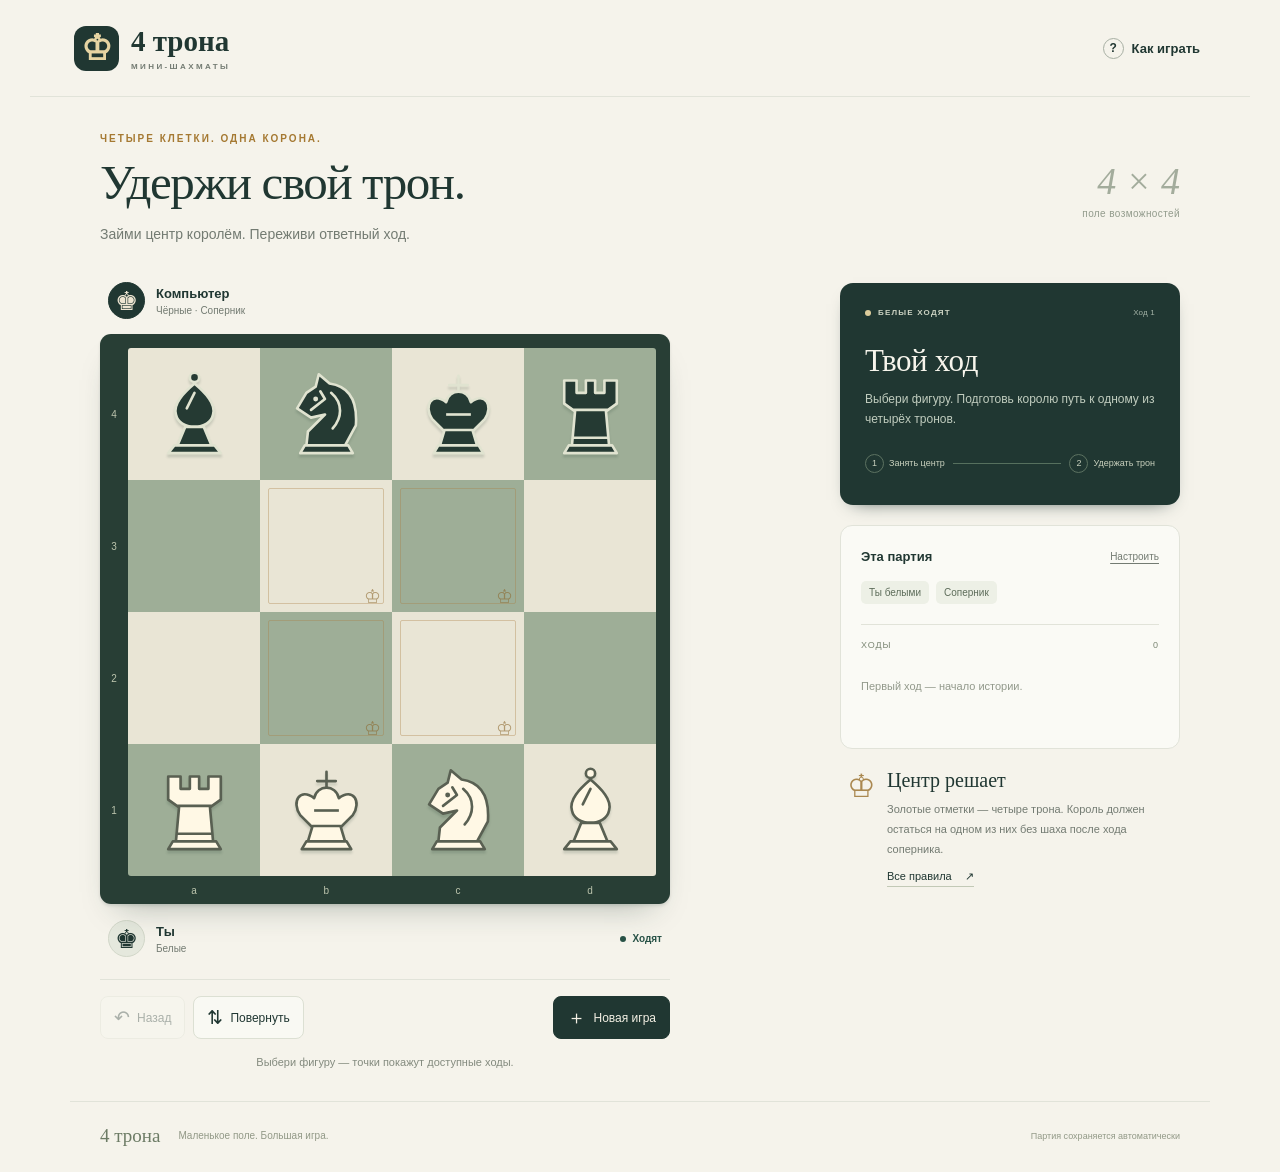
<file: dist/index.html>
<!DOCTYPE html>
<html lang="ru">
<head>
  <meta charset="utf-8"><meta name="viewport" content="width=device-width,initial-scale=1">
  <meta name="theme-color" content="#182d2b">
  <meta name="description" content="4 трона — мини-шахматы на поле 4×4. Займите центр королём и удержите его один ход. Играйте с компьютером или вдвоём.">
  <title>4 трона — маленькое поле, большая игра</title>
  <style>@charset "UTF-8";
:root{--ink:#203732;--muted:#737b72;--paper:#f5f3eb;--line:#e1e3d9;--gold:#a57932;--green:#285247;--serif:Georgia,'Times New Roman',serif;--sans:Inter,'Segoe UI',Arial,sans-serif;color-scheme:light;font-family:var(--sans);color:var(--ink);background:var(--paper)}
*{box-sizing:border-box}body{margin:0}button,input,select{font:inherit}button{cursor:pointer}button:disabled{cursor:default;opacity:.35}button,a,select,summary{-webkit-tap-highlight-color:transparent}button:focus-visible,a:focus-visible,select:focus-visible,summary:focus-visible{outline:3px solid #b28a3b;outline-offset:4px}button{color:inherit}button[hidden],[hidden]{display:none!important}.header{max-width:1220px;margin:auto;padding:25px 44px;display:flex;align-items:center;justify-content:space-between;border-bottom:1px solid var(--line)}.brand{display:flex;gap:12px;align-items:center;text-decoration:none;color:var(--ink);font:600 29px var(--serif)}.brand-icon{display:grid;place-items:center;width:45px;height:45px;background:var(--ink);color:#e6d4a2;border-radius:12px;font-size:35px}.brand-note{display:block;font:600 8px var(--sans);letter-spacing:2.4px;margin-top:4px;color:var(--muted)}.text-button{background:none;border:0;display:flex;align-items:center;gap:8px;font-size:13px;font-weight:600}.question-mark{border:1px solid #a7afa3;border-radius:50%;height:21px;width:21px;display:grid;place-items:center;font-size:12px}main{max-width:1140px;margin:auto;padding:36px 30px 30px}.intro{display:flex;justify-content:space-between;align-items:center;margin-bottom:34px}.eyebrow{font-size:10px;letter-spacing:2px;font-weight:700;color:var(--gold);margin:0 0 12px}h1{font:normal clamp(34px,4vw,49px)/1.1 var(--serif);margin:0;letter-spacing:-1.4px}.intro-copy{font-size:14px;color:var(--muted);margin:13px 0 0;line-height:1.6}.edition{font:italic 38px var(--serif);color:#a3ac9c;text-align:right}.edition span{display:block;font:10px var(--sans);margin-top:5px;color:#929b8c;letter-spacing:.4px}.game-layout{display:grid;grid-template-columns:minmax(0,630px) minmax(275px,340px);gap:48px;justify-content:space-between}.board-column{min-width:0}.player-line{display:flex;align-items:center;gap:11px;min-height:55px;padding:0 8px 12px}.player-line#bottom-player{padding:14px 8px 0}.player-avatar{width:37px;height:37px;border-radius:50%;display:grid;place-items:center;background:#e5e8dd;color:var(--ink);font-size:26px;border:1px solid #d2d7c9;line-height:1}.player-avatar.black{background:var(--ink);color:#eee5d2;border-color:var(--ink)}.player-name{font-size:13px;font-weight:600}.player-sub{font-size:10px;margin-top:4px;color:var(--muted)}.player-active{margin-left:auto;display:flex;align-items:center;gap:6px;color:var(--green);font-size:10px;font-weight:600}.player-active:before{content:'';width:6px;height:6px;border-radius:50%;background:var(--green)}.captured{margin-left:auto;display:flex;gap:1px}.captured svg{width:22px;height:26px;opacity:.45}.board-frame{position:relative;border-radius:11px;background:#283e35;padding:14px 14px 28px 28px;box-shadow:0 17px 32px -18px #20372f60,0 2px 3px #20372f20}.board{display:grid;grid-template-columns:repeat(4,1fr);width:100%;aspect-ratio:1;overflow:hidden;border-radius:3px}.square{border:0;padding:0;position:relative;display:grid;place-items:center;background:#e9e5d5;aspect-ratio:1;min-width:0;isolation:isolate}.square.dark{background:#9eae97}.square:before{content:'';position:absolute;inset:0;z-index:0;pointer-events:none}.square.last:before{background:#e4b95e33}.square.selected:before{background:#ddba5c66;box-shadow:inset 0 0 0 3px #a97d28}.square.check:before{background:#d8645d60;box-shadow:inset 0 0 0 3px #b85249}.square.throne:after{content:'';position:absolute;inset:8px;border:1px solid #a87c4159;border-radius:2px;pointer-events:none}.square.pending:after{border:2px solid #c59332;box-shadow:inset 0 0 20px #e3b55b44}.throne-mark{position:absolute;right:11px;bottom:6px;color:#8c682d;opacity:.6;font-size:19px;line-height:1;z-index:0;pointer-events:none}.square svg.piece{position:relative;z-index:2;width:75%;height:75%;filter:drop-shadow(0 3px 1px #23382e28);pointer-events:none;transition:transform .15s}.square.selected svg.piece{transform:translateY(-4px)}.square:hover:not(:disabled){filter:brightness(1.04)}.square:focus-visible{outline:3px solid #8d631f;outline-offset:-5px;z-index:5}.move-dot{position:absolute;z-index:3;width:19%;height:19%;border-radius:50%;background:#213c3560;pointer-events:none}.move-dot.capture{width:91%;height:91%;border:5px solid #314d4275;background:none}.rank-labels{position:absolute;left:0;top:14px;bottom:28px;display:flex;flex-direction:column;justify-content:space-around;width:28px;align-items:center;font-size:10px;color:#bcc4ad}.file-labels{position:absolute;left:28px;right:14px;bottom:0;height:28px;display:flex;justify-content:space-around;align-items:center;font-size:10px;color:#bcc4ad}.board-tools{margin-top:20px;display:flex;gap:8px;border-top:1px solid var(--line);padding-top:16px}.tool-button{border:1px solid #dce0d3;border-radius:8px;padding:11px 13px;background:#f9f9f3;display:flex;align-items:center;justify-content:center;gap:7px;font-size:12px;font-weight:500}.tool-button:hover{background:#e8ecdf}.tool-button span{font-size:19px;line-height:1}.tool-button.new-game{margin-left:auto;background:var(--ink);color:#f3f0e4;border-color:var(--ink)}.tool-button.new-game:hover{background:#36574a}.board-help{text-align:center;color:#838a7e;font-size:11px;line-height:1.5;margin:15px 0 0}.sidebar{padding-top:4px;display:flex;flex-direction:column;gap:20px}.status-card{border-radius:13px;background:var(--ink);padding:25px;color:#f7f5ec;box-shadow:0 8px 18px -13px #182d2b;min-height:222px}.status-top{display:flex;align-items:center;gap:7px;font-size:8px;font-weight:700;letter-spacing:1.2px;color:#ccd3c3}.status-dot{height:6px;width:6px;background:#dccc9c;border-radius:50%;flex-shrink:0}.status-dot.thinking{animation:pulse 1s infinite}.move-number{margin-left:auto;color:#a4b3a7;white-space:nowrap;letter-spacing:.2px;font-weight:400}.status-card h2{font:normal 31px/1.15 var(--serif);margin:26px 0 10px;letter-spacing:-.4px}.status-card p{color:#c1cdbf;font-size:12px;line-height:1.7;margin:0;min-height:40px}.throne-track{display:flex;align-items:center;gap:8px;margin-top:24px;color:#c9d1be;white-space:nowrap;font-size:9px}.throne-track span{display:flex;align-items:center;gap:5px}.throne-track i{font-style:normal;display:grid;place-items:center;border:1px solid #5c7261;width:19px;height:19px;border-radius:50%;font-size:9px}.throne-track b{height:1px;min-width:10px;flex:1;background:#56705e}.throne-track.claimed span:first-child{color:#ebc880}.throne-track.claimed span:first-child i{background:#ebc880;color:#24372a;border-color:#ebc880}.status-card .primary-button{margin-top:18px;background:#d5bc81;color:#203732}.session-card{border:1px solid var(--line);border-radius:12px;background:#fafaf5;overflow:hidden;padding:20px}.section-heading{display:flex;justify-content:space-between;align-items:center}.section-heading h3{font-weight:600;font-size:13px;margin:0}.small-button{background:transparent;border:0;font-size:10px;color:var(--muted);text-decoration:underline;text-underline-offset:3px;padding:5px 0}.session-meta{display:flex;flex-wrap:wrap;gap:7px;margin:14px 0 20px}.meta-pill{border-radius:5px;background:#edf0e6;padding:6px 8px;font-size:10px;color:#5d6c5a}.move-heading{display:flex;justify-content:space-between;border-top:1px solid var(--line);padding:15px 0 10px;font-size:9px;letter-spacing:1px;color:#7c8774}.move-list{max-height:192px;overflow:auto;scrollbar-width:thin;scrollbar-color:#ced4c7 transparent;min-height:68px}.empty-history{font-size:11px;color:#92998b;padding:9px 0 12px}.move-row{display:grid;grid-template-columns:24px 1fr 1fr;gap:8px;font-size:11px;padding:9px 7px;border-radius:4px;font-variant-numeric:tabular-nums}.move-row:nth-child(odd){background:#eff1e9}.move-row>span:first-child{color:#939d8c}.move-row .latest{color:#245d4d;font-weight:700}.rule-note{display:flex;gap:11px;padding:0 7px}.note-icon{font-size:32px;color:#aa8850;line-height:1.1}.rule-note h3{font:normal 20px var(--serif);margin:0 0 8px}.rule-note p{font-size:11px;line-height:1.8;color:var(--muted);margin:0}.inline-button{border:0;border-bottom:1px solid #c2c9b6;padding:0 0 3px;margin-top:10px;background:none;font-size:11px}.inline-button span{margin-left:10px}footer{max-width:1140px;margin:0 auto;padding:23px 30px 25px;border-top:1px solid var(--line);display:flex;align-items:center;gap:18px;color:#929987}footer>span:first-child{font:19px var(--serif);color:#6c7b65}footer p{font-size:10px;margin:0}footer .save-note{font-size:9px;margin-left:auto}dialog{border:1px solid #e4e7da;border-radius:17px;background:#f8f8f0;color:var(--ink);width:min(480px,calc(100% - 28px));max-height:88dvh;padding:29px;box-shadow:0 25px 100px #142c3540}dialog::backdrop{background:#12271fc0;backdrop-filter:blur(4px)}.dialog-top{display:flex;justify-content:space-between;align-items:center}.dialog-top .eyebrow{margin:0}.close-button{border:0;background:none;font-size:26px;line-height:1;padding:0 3px;color:#7d8973}.dialog-top+h2,dialog form h2{font:normal 33px var(--serif);margin:22px 0 10px}.dialog-subtitle{font-size:12px;color:var(--muted);line-height:1.7;margin:0 0 25px}.field-label{display:block;font-size:12px;margin:20px 0 8px;font-weight:600}select{width:100%;padding:13px 11px;border-radius:7px;border:1px solid #d5dccb;color:var(--ink);background:#fffef8;font-size:13px;min-height:44px}.primary-button{width:100%;padding:14px;border:0;border-radius:8px;background:var(--ink);color:#f9f7ee;font-weight:600;font-size:13px}.primary-button:hover{filter:brightness(1.13)}.primary-button span{margin-left:12px}.setup-note{font-size:11px;color:#8e9782;margin:22px 0 15px;line-height:1.6}.rules-list{list-style:none;counter-reset:rule;padding:0;margin:24px 0}.rules-list li{counter-increment:rule;position:relative;padding-left:34px;margin:0 0 22px}.rules-list li:before{content:counter(rule);position:absolute;left:0;top:-2px;display:grid;place-items:center;width:23px;height:23px;background:#e8ecdf;border-radius:50%;font:13px var(--serif)}.rules-list strong{font-size:13px}.rules-list p,.extra-rules p{font-size:12px;line-height:1.8;color:#6d7965;margin:7px 0}.extra-rules{border-top:1px solid var(--line);padding:15px 0;margin-bottom:12px}.extra-rules summary{font-size:11px;cursor:pointer;line-height:1.6}.toast{position:fixed;bottom:25px;left:50%;transform:translate(-50%,10px);padding:13px 20px;border-radius:9px;color:#fffef4;background:#263c32;box-shadow:0 6px 30px #20372f30;font-size:12px;line-height:1.5;max-width:calc(100% - 32px);width:max-content;opacity:0;pointer-events:none;transition:opacity .2s,transform .2s;z-index:20}.toast.show{opacity:1;transform:translate(-50%,0)}@keyframes pulse{50%{opacity:.3}}@media(min-width:1100px){.board-frame{max-width:570px}.board-column{max-width:570px}.game-layout{grid-template-columns:minmax(0,570px) minmax(275px,340px)}}@media(max-width:850px){.header{padding:20px 25px}main{padding:28px 22px}.game-layout{gap:25px;grid-template-columns:minmax(0,1fr) 280px}.edition{display:none}.status-card{padding:22px 20px}.status-top{font-size:7px}.status-card h2{font-size:28px}.tool-button{padding:10px 9px;font-size:11px;gap:4px}.tool-button span{font-size:17px}.sidebar{gap:17px}.session-card{padding:18px}.throne-track{font-size:8px;gap:5px}.throne-track i{width:16px;height:16px}.throne-mark{font-size:15px;right:8px;bottom:4px}.square.throne:after{inset:6px}}@media(max-width:680px){.header{padding:16px 20px}.brand{font-size:25px}.brand-icon{height:39px;width:39px;font-size:30px}.brand-note{font-size:7px}.text-button{font-size:11px}main{padding:25px 16px 23px;max-width:520px}.intro{margin-bottom:20px}.eyebrow{font-size:8px;letter-spacing:1.5px;margin-bottom:10px}h1{font-size:36px}.intro-copy{font-size:12px;margin-top:9px}.game-layout{display:flex;flex-direction:column;gap:24px}.board-column{display:contents}.sidebar{display:contents}.status-card{order:0;min-height:auto;padding:17px 20px;border-radius:10px}.status-card h2{font-size:26px;margin:13px 0 6px}.status-card p{font-size:11px;min-height:0}.status-card .status-top{font-size:8px}.throne-track{display:none}.player-line{padding:0 5px;min-height:38px;order:1;margin-top:-7px}.board-frame{order:2;margin-top:-11px}.player-line#bottom-player{order:3;margin-top:-12px;padding:0 5px}.board-tools{order:4;margin-top:-8px;padding-top:13px}.tool-button{padding:12px 14px;font-size:12px}.board-help{order:5;margin:-13px 0 0}.session-card{order:6;padding:19px}.rule-note{order:7;padding:0 7px}.move-list{max-height:150px}.session-meta{margin-bottom:15px}.rule-note p{font-size:12px}footer{padding:20px;flex-wrap:wrap;gap:10px;max-width:520px}footer .save-note{width:100%;margin:0}.square.throne:after{inset:8px}.throne-mark{font-size:18px;right:10px;bottom:6px}.captured svg{width:19px;height:22px}.move-number{font-size:9px}}@media(max-width:360px){h1{font-size:32px}.tool-button{font-size:10px;padding:11px 9px}.throne-mark{font-size:14px}.brand{font-size:23px}.text-button{font-size:10px}}@media(prefers-reduced-motion:reduce){*,*:before,*:after{animation:none!important;transition:none!important;scroll-behavior:auto!important}}
</style>
</head>
<body>
  <header class="header"><a class="brand" href="#" aria-label="4 трона — главная"><span class="brand-icon" aria-hidden="true">♔</span><span>4 трона<span class="brand-note">МИНИ-ШАХМАТЫ</span></span></a><button class="text-button" id="rules-button"><span class="question-mark">?</span> Как играть</button></header>
  <main>
    <section class="intro"><div><p class="eyebrow">ЧЕТЫРЕ КЛЕТКИ. ОДНА КОРОНА.</p><h1>Удержи свой трон.</h1><p class="intro-copy">Займи центр королём. Переживи ответный ход.</p></div><span class="edition">4 × 4 <span>поле возможностей</span></span></section>
    <div class="game-layout">
      <section class="board-column" aria-label="Игровое поле">
        <div class="player-line" id="top-player"></div>
        <div class="board-frame"><div class="rank-labels" aria-hidden="true" id="ranks"></div><div class="board" id="board" role="group" aria-label="Шахматная доска 4 на 4"></div><div class="file-labels" aria-hidden="true" id="files"></div></div>
        <div class="player-line" id="bottom-player"></div>
        <div class="board-tools"><button id="undo" class="tool-button"><span aria-hidden="true">↶</span> Назад</button><button id="flip" class="tool-button"><span aria-hidden="true">⇅</span> Повернуть</button><button id="new-game" class="tool-button new-game"><span aria-hidden="true">＋</span> Новая игра</button></div>
        <p class="board-help" id="board-help">Выбери фигуру — точки покажут доступные ходы.</p>
      </section>
      <aside class="sidebar">
        <section class="status-card" aria-live="polite" aria-atomic="true"><div class="status-top"><span class="status-dot" id="status-dot"></span><span id="status-label">БЕЛЫЕ НАЧИНАЮТ</span><span class="move-number" id="move-number">Ход 1</span></div><h2 id="status-title">Твой ход</h2><p id="status-description">Выбери фигуру и сделай первый ход.</p><div class="throne-track" id="throne-track"><span><i>1</i> Занять центр</span><b></b><span><i>2</i> Удержать трон</span></div><button id="play-again" class="primary-button" hidden>Сыграть ещё</button></section>
        <section class="session-card"><div class="section-heading"><h3>Эта партия</h3><button id="settings" class="small-button">Настроить</button></div><div class="session-meta" id="session-meta"></div><div class="move-heading"><span>ХОДЫ</span><span id="moves-count">0</span></div><div class="move-list" id="move-list" aria-label="История ходов"><p class="empty-history">Первый ход — начало истории.</p></div></section>
        <section class="rule-note"><div class="note-icon" aria-hidden="true">♔</div><div><h3>Центр решает</h3><p>Золотые отметки — четыре трона. Король должен остаться на одном из них без шаха после хода соперника.</p><button id="more-rules" class="inline-button">Все правила <span aria-hidden="true">↗</span></button></div></section>
      </aside>
    </div>
  </main>
  <footer><span>4 трона</span><p>Маленькое поле. Большая игра.</p><span class="save-note" id="save-note">Партия сохраняется автоматически</span></footer>
  <div id="toast" class="toast" role="status" aria-live="polite"></div>
  <dialog id="setup-dialog" aria-labelledby="setup-title"><form id="setup-form"><div class="dialog-top"><p class="eyebrow">НОВАЯ ПАРТИЯ</p><button type="button" data-close="setup-dialog" class="close-button" aria-label="Закрыть">×</button></div><h2 id="setup-title">Пора занять трон.</h2><p class="dialog-subtitle">Восемь фигур. Шестнадцать клеток. Твой ход.</p><label class="field-label" for="mode">С кем играем?</label><select name="mode" id="mode"><option value="bot">Против компьютера</option><option value="local">Вдвоём на одном устройстве</option></select><div id="bot-settings"><label class="field-label" for="color">Твой цвет</label><select name="color" id="color"><option value="w">Белые — первый ход</option><option value="b">Чёрные — второй ход</option></select><label class="field-label" for="level">Сила компьютера</label><select name="level" id="level"><option value="easy">Разминка</option><option value="normal" selected>Соперник</option><option value="hard">Тактик</option></select></div><p class="setup-note" id="setup-note">Текущая партия будет заменена новой.</p><button class="primary-button" type="submit">Начать игру <span aria-hidden="true">→</span></button></form></dialog>
  <dialog id="rules-dialog" aria-labelledby="rules-title"><div class="dialog-top"><p class="eyebrow">ПРАВИЛА ИГРЫ</p><button type="button" data-close="rules-dialog" class="close-button" aria-label="Закрыть">×</button></div><h2 id="rules-title">Как взять трон</h2><ol class="rules-list"><li><strong>Восемь фигур на поле 4×4.</strong><p>У каждого — слон, король, конь и ладья. Все фигуры начинают на крайних горизонталях. Чёрные на a4–d4: слон, конь, король, ладья. Белые на a1–d1: ладья, король, конь, слон. Короли стоят на c4 и b1 рядом с ладьями. Расстановка симметрична при повороте на 180°. Выход в центр возможен с первого хода, но для победы трон нужно удержать. Белые начинают.</p></li><li><strong>Ходы фигур.</strong><p>Король ходит на одну клетку в любом направлении. Ладья ходит и берёт по горизонтали или вертикали, слон — по диагонали, но оба максимум на две клетки. Через фигуры они не перепрыгивают. Конь ходит обычной буквой «Г» и перепрыгивает фигуры. Короли не могут стоять рядом. Нельзя ходить под шах или оставлять своего короля под шахом.</p></li><li><strong>Займи центр и удержи его.</strong><p>Троны — b2, c2, b3, c3. Если в конце твоего хода король стоит на троне, соперник получает один ответный ход. Если после него король всё ещё на той же клетке без шаха — ты победил.</p><p>Шах срывает попытку. Сними шах законным ходом — если король остался в центре, отсчёт начнётся заново. Его можно защитить ходом другой фигуры.</p></li><li><strong>Остались только короли — ничья.</strong><p>Это правило действует сразу, даже если король уже занимает трон.</p></li></ol><details class="extra-rules"><summary>Мат и ничья</summary><p>Мат приносит победу. Пат, троекратное повторение одной позиции с тем же игроком на ходу и состоянием трона, а также 24 полухода без взятия и без нового занятия трона дают ничью. Полуход — один ход любого игрока. Счётчик обнуляется после взятия или хода короля на центральную клетку, в том числе с другого трона. Рокировки нет. Королей не берут.</p></details><button type="button" data-close="rules-dialog" class="primary-button">Понятно, играем</button></dialog>
  <script id="engine-code">(function(root){
  'use strict';
  const SIZE=4, CENTER=[5,6,9,10], OTHER=c=>c==='w'?'b':'w', RANGE={B:2,R:2,K:1,N:1};
  const DIRS={B:[[-1,-1],[-1,1],[1,-1],[1,1]],R:[[-1,0],[1,0],[0,-1],[0,1]],K:[[-1,-1],[-1,0],[-1,1],[0,-1],[0,1],[1,-1],[1,0],[1,1]],N:[[-2,-1],[-2,1],[-1,-2],[-1,2],[1,-2],[1,2],[2,-1],[2,1]]};
  const inside=(r,c)=>r>=0&&r<4&&c>=0&&c<4;
  const coord=i=>'abcd'[i%4]+(4-Math.floor(i/4));
  const at=s=>(4-Number(s[1]))*4+'abcd'.indexOf(s[0]);
  const key=s=>s.board.map(x=>x||'..').join('')+s.turn+(s.pending?s.pending.color+s.pending.square:'-');
  function initial(){const s={board:['bB','bN','bK','bR',null,null,null,null,null,null,null,null,'wR','wK','wN','wB'],turn:'w',pending:null,result:null,ply:0,quiet:0,counts:{}};s.counts[key(s)]=1;return s;}
  function attacked(board,sq,by){
    if(sq<0)return true;
    for(let i=0;i<16;i++){
      const p=board[i];if(!p||p[0]!==by)continue;
      const r=i>>2,c=i%4,t=p[1];
      for(const [dr,dc]of DIRS[t]){
        for(let step=1,nr=r+dr,nc=c+dc;step<=RANGE[t]&&inside(nr,nc);step++,nr+=dr,nc+=dc){
          const j=nr*4+nc;if(j===sq)return true;
          if(board[j])break;
        }
      }
    }
    return false;
  }
  const inCheck=(board,color)=>attacked(board,board.indexOf(color+'K'),OTHER(color));
  function legalMoves(s,color=s.turn){
    const moves=[];
    for(let i=0;i<16;i++){
      const p=s.board[i];if(!p||p[0]!==color)continue;
      for(const [dr,dc]of DIRS[p[1]]){
        for(let step=1,r=(i>>2)+dr,c=i%4+dc;step<=RANGE[p[1]]&&inside(r,c);step++,r+=dr,c+=dc){
          const j=r*4+c,target=s.board[j];
          if(target&&(target[0]===color||target[1]==='K'))break;
          const b=s.board.slice();b[j]=p;b[i]=null;
          if(!inCheck(b,color))moves.push({from:i,to:j});
          if(target)break;
        }
      }
    }
    return moves;
  }
  function advance(s,m,validate=true){
    if(s.result)throw new Error('Партия завершена');
    if(validate&&!legalMoves(s).some(x=>x.from===m.from&&x.to===m.to))throw new Error('Недопустимый ход');
    const board=s.board.slice(),color=s.turn,piece=board[m.from],captured=board[m.to];
    board[m.to]=piece;board[m.from]=null;
    // A fresh occupation means the king moves onto a throne, including a
    // different throne. Staying in place while another piece moves is not new.
    const occupiedThrone=piece[1]==='K'&&CENTER.includes(m.to);
    const quiet=captured||occupiedThrone?0:(s.quiet||0)+1;
    const n={board,turn:OTHER(color),pending:null,result:null,ply:s.ply+1,quiet,counts:{...s.counts},lastMove:{...m,piece,captured}};
    // Bare kings take priority, including a capture on the response to a throne claim.
    if(board.filter(Boolean).every(p=>p[1]==='K'))n.result={winner:null,reason:'kings'};
    else if(s.pending&&s.pending.color===n.turn&&board[s.pending.square]===n.turn+'K'&&CENTER.includes(s.pending.square)&&!inCheck(board,n.turn))n.result={winner:n.turn,reason:'throne'};
    if(!n.result){
      const king=board.indexOf(color+'K');
      if(CENTER.includes(king)&&!inCheck(board,color))n.pending={color,square:king};
      if(!legalMoves(n).length)n.result=inCheck(board,n.turn)?{winner:color,reason:'mate'}:{winner:null,reason:'stalemate'};
    }
    const k=key(n);n.counts[k]=(n.counts[k]||0)+1;
    if(!n.result&&n.counts[k]>=3)n.result={winner:null,reason:'repetition'};
    if(!n.result&&n.quiet>=24)n.result={winner:null,reason:'inactivity'};
    return n;
  }
  function evaluate(s){
    if(s.result)return s.result.winner?(s.result.winner===s.turn?100000:-100000):0;
    let score=0;
    const val={B:315,N:305,R:480,K:0};
    for(let i=0;i<16;i++){
      const p=s.board[i];if(!p)continue;
      let v=val[p[1]];
      if(CENTER.includes(i))v+=p[1]==='K'?130:20;
      if(p[1]==='K'&&inCheck(s.board,p[0]))v-=40;
      score+=p[0]==='w'?v:-v;
    }
    if(s.pending)score+=s.pending.color==='w'?580:-580;
    return s.turn==='w'?score:-score;
  }
  function chooseMove(s,options={}){
    const all=legalMoves(s);if(s.result||!all.length)return null;
    const deadline=Date.now()+(options.ms||350),maxDepth=options.depth||5;
    let nodes=0,best=all[0],completedDepth=0;
    const order=(moves,state)=>moves.sort((a,b)=>priority(b,state)-priority(a,state));
    const priority=(m,state)=>(state.board[m.to]?({R:500,B:320,N:300,K:0}[state.board[m.to][1]]):0)+(state.board[m.from][1]==='K'&&CENTER.includes(m.to)?600:0);
    function search(state,depth,alpha,beta){
      if((++nodes&127)===0&&Date.now()>deadline)throw new Error('timeout');
      if(state.result)return evaluate(state)+(state.result.winner?(state.result.winner===state.turn?depth:-depth):0);
      if(depth<=0)return evaluate(state);
      const moves=order(legalMoves(state),state);let value=-Infinity;
      if(!moves.length)return inCheck(state.board,state.turn)?-100000:0;
      for(const m of moves){const v=-search(advance(state,m,false),depth-1,-beta,-alpha);value=Math.max(value,v);alpha=Math.max(alpha,v);if(alpha>=beta)break;}
      return value;
    }
    for(let depth=1;depth<=maxDepth;depth++){
      let iterationBest=best,bestScore=-Infinity;
      try{
        const moves=order(all.slice(),s);moves.sort((a,b)=>(b.from===best.from&&b.to===best.to?1:0)-(a.from===best.from&&a.to===best.to?1:0));
        for(const m of moves){const v=-search(advance(s,m,false),depth-1,-Infinity,-bestScore);if(v>bestScore){bestScore=v;iterationBest=m;}}
        best=iterationBest;completedDepth=depth;
        if(Math.abs(bestScore)>90000||Date.now()>deadline)break;
      }catch(e){if(e.message!=='timeout')throw e;break;}
    }
    return {...best,depth:completedDepth,nodes};
  }
  const api={initial,attacked,inCheck,legalMoves,advance,chooseMove,coord,at,key,CENTER,OTHER};
  if(typeof module!=='undefined'&&module.exports)module.exports=api;else root.FourThrones=api;
})(typeof self!=='undefined'?self:this);
</script>
  <script>(() => {
  'use strict';
  const E=FourThrones,$=id=>document.getElementById(id),STORE='four-thrones-v9';
  const names={K:'король',B:'слон',N:'конь',R:'ладья'},short={K:'Кр',B:'С',N:'К',R:'Л'},colors={w:'Белые',b:'Чёрные'},levels={easy:'Разминка',normal:'Соперник',hard:'Тактик'};
  const shapes={
    K:'<path d="M32 7v14m-6-8h12" fill="none" stroke-linecap="round"/><path d="M24 24c-9-7-15 2-9 11l8 8h18l8-8c6-9 0-18-9-11-2-9-14-9-16 0Z"/><path d="M23 42h18l3 10H20Z"/><path d="M19 52h26l3 5H16Z"/><path d="M24 32h16" fill="none"/>',
    R:'<path d="M15 10h8v8h6v-8h6v8h6v-8h8v15l-7 5 2 22H20l2-22-7-5Z"/><path d="M21 29h22M20 47h24" fill="none"/><path d="M18 52h28l3 5H15Z"/>',
    B:'<circle cx="32" cy="8" r="3"/><path d="M32 12c-7 6-14 13-12 20 1 5 6 8 12 8s11-3 12-8c2-7-5-14-12-20Z"/><path d="m32 18-5 10" fill="none" stroke-linecap="round"/><path d="M26 40h12l5 12H21Z"/><path d="M19 52h26l4 5H15Z"/>',
    N:'<path d="m25 14 2-8 7 6c14 2 18 13 17 27l-7 13H19l1-9 11-11-9 2-9-6 6-10Z"/><path d="m28 17 3 5-9 7M35 18c8 7 7 16 1 23" fill="none" stroke-linecap="round"/><circle cx="25" cy="22" r="1.6" fill="currentColor" stroke="none"/><path d="M18 52h28l3 5H15Z"/>'
  };
  function svg(p,cls='piece'){const white=p[0]==='w';return '<svg class="'+cls+'" viewBox="0 0 64 64" aria-hidden="true" fill="'+(white?'#fff8e5':'#253a33')+'" stroke="'+(white?'#596052':'#e0e3d0')+'" style="color:'+(white?'#596052':'#e0e3d0')+'" stroke-width="1.7" stroke-linejoin="round">'+shapes[p[1]]+'</svg>';}
  let state=E.initial(),history=[],records=[],config={mode:'bot',color:'w',level:'normal'},flipped=false,selected=null,thinking=false,worker=null,timer=null,job=0,toastTimer=null,storageWorks=true;
  function validState(s){return s&&Array.isArray(s.board)&&s.board.length===16&&s.board.every(p=>p===null||/^[wb][KBNR]$/.test(p))&&s.board.filter(p=>p==='wK').length===1&&s.board.filter(p=>p==='bK').length===1&&['w','b'].includes(s.turn)&&s.counts&&Number.isInteger(s.ply)&&Number.isInteger(s.quiet)&&s.quiet>=0;}
  try{const saved=JSON.parse(localStorage.getItem(STORE));if(saved&&saved.version===9&&validState(saved.state)&&Array.isArray(saved.history)&&saved.history.every(validState)&&Array.isArray(saved.records)&&['bot','local'].includes(saved.config.mode)&&['w','b'].includes(saved.config.color)&&levels[saved.config.level]){state=saved.state;history=saved.history;records=saved.records;config=saved.config;flipped=!!saved.flipped;}}catch(_){/* A blocked storage area or old save does not block play. */}
  function persist(){try{localStorage.setItem(STORE,JSON.stringify({version:9,state,history,records,config,flipped}));}catch(_){storageWorks=false;$('save-note').textContent='Партия хранится до закрытия страницы';}}
  function toast(message){clearTimeout(toastTimer);$('toast').textContent=message;$('toast').classList.add('show');toastTimer=setTimeout(()=>$('toast').classList.remove('show'),2500);}
  const humanTurn=()=>config.mode==='local'||state.turn===config.color;
  function renderBoard(){
    const focused=document.activeElement?.dataset?.square,moves=selected===null?[]:E.legalMoves(state).filter(m=>m.from===selected),indices=Array.from({length:16},(_,i)=>flipped?15-i:i);
    $('board').innerHTML=indices.map(i=>{const p=state.board[i],legal=moves.find(m=>m.to===i),central=E.CENTER.includes(i);let cls='square'+(((i>>2)+i%4)%2?' dark':'')+(selected===i?' selected':'')+(central?' throne':'')+(state.pending?.square===i?' pending':'')+((state.lastMove?.from===i||state.lastMove?.to===i)?' last':'')+(p?.[1]==='K'&&E.inCheck(state.board,p[0])?' check':'');return '<button type="button" class="'+cls+'" data-square="'+i+'" aria-pressed="'+(selected===i)+'" aria-label="'+E.coord(i)+(p?', '+(p[0]==='w'?'белый ':'чёрный ')+names[p[1]]:', пусто')+(central?', трон':'')+(legal?', доступный ход':'')+'">'+(central?'<span class="throne-mark" aria-hidden="true">♔</span>':'')+(p?svg(p):'')+(legal?'<span class="move-dot'+(p?' capture':'')+'"></span>':'')+'</button>';}).join('');
    $('ranks').innerHTML=(flipped?['1','2','3','4']:['4','3','2','1']).map(x=>'<span>'+x+'</span>').join('');$('files').innerHTML=(flipped?['d','c','b','a']:['a','b','c','d']).map(x=>'<span>'+x+'</span>').join('');
    if(focused!==undefined)$('board').querySelector('[data-square="'+focused+'"]').focus({preventScroll:true});
  }
  function player(color){
    const bot=config.mode==='bot'&&color!==config.color,name=bot?'Компьютер':config.mode==='local'?colors[color]:'Ты',initial=E.initial().board.filter(p=>p&&p[0]===E.OTHER(color)),captured=initial.filter(p=>!state.board.includes(p));
    return '<span class="player-avatar '+(color==='b'?'black':'')+'" aria-hidden="true">♚</span><div><div class="player-name">'+name+'</div><div class="player-sub">'+colors[color]+(bot?' · '+levels[config.level]:'')+'</div></div>'+(captured.length?'<span class="captured" aria-label="Взятые фигуры: '+captured.map(p=>names[p[1]]).join(', ')+'">'+captured.map(p=>svg(p,'mini-piece')).join('')+'</span>':'')+(!state.result&&state.turn===color?'<span class="player-active">'+(thinking?'Думает':'Ходят')+'</span>':'');
  }
  function renderStatus(){
    let title,description,label=colors[state.turn].toUpperCase()+' ХОДЯТ';
    const check=E.inCheck(state.board,state.turn);
    if(state.result){const r=state.result;label='ПАРТИЯ ЗАВЕРШЕНА';title=r.winner?colors[r.winner]+' победили':'Ничья';description={throne:'Трон удержан: ответный ход прошёл, король остался в центре без шаха.',mate:'Мат. У короля нет законного способа уйти от шаха.',kings:'На доске остались только короли. По правилам это ничья.',stalemate:'Пат: шаха нет, но ни одного допустимого хода не осталось.',repetition:'Позиция повторилась три раза с тем же игроком на ходу.',inactivity:'Прошло 24 полухода без взятия и без нового занятия трона королём.'}[r.reason];}
    else if(state.pending){label='ТРОН ПОД КОНТРОЛЕМ';title='Один ход до победы';description=colors[state.pending.color]+' заняли '+E.coord(state.pending.square)+'. '+(thinking?'Компьютер ищет ответ.':(humanTurn()&&config.mode==='bot'?'Дай':'Нужно дать')+' шах, чтобы сорвать захват.')+(check?' Твой король под шахом.':'');}
    else if(check){title='Король под шахом';description='Защити короля: уйди, перекрой атаку или возьми атакующую фигуру.';}
    else{title=thinking?'Соперник думает…':config.mode==='local'?'Ход '+(state.turn==='w'?'белых':'чёрных'):'Твой ход';description=thinking?'Ищет путь к центру. И проверяет твои планы.':state.ply===0?'Выбери фигуру. Подготовь королю путь к одному из четырёх тронов.':'Открой путь к центру и поддержи короля остальными фигурами.';}
    $('status-label').textContent=label;$('status-title').textContent=title;$('status-description').textContent=description;$('move-number').textContent='Ход '+(Math.floor(state.ply/2)+1);$('status-dot').className='status-dot'+(thinking?' thinking':'');$('play-again').hidden=!state.result;$('throne-track').hidden=!!state.result;$('throne-track').classList.toggle('claimed',!!state.pending);
    $('undo').disabled=!history.length||(config.mode==='bot'&&!history.some(s=>s.turn===config.color));
    $('board-help').textContent=state.result?'Партия завершена. Сыграй ещё или верни ход.':thinking?'Компьютер выбирает ход…':selected!==null?names[state.board[selected][1]][0].toUpperCase()+names[state.board[selected][1]].slice(1)+': выбери отмеченную клетку.':'Выбери фигуру — точки покажут доступные ходы.';
  }
  function renderHistory(){
    $('session-meta').innerHTML='<span class="meta-pill">'+(config.mode==='local'?'Двое за одной доской':'Ты '+(config.color==='w'?'белыми':'чёрными'))+'</span><span class="meta-pill">'+(config.mode==='local'?'По очереди':levels[config.level])+'</span>';
    $('moves-count').textContent=records.length;
    let html='';for(let i=0;i<records.length;i+=2)html+='<div class="move-row"><span>'+(i/2+1)+'.</span><span class="'+(i===records.length-1?'latest':'')+'">'+records[i]+'</span><span class="'+(i+1===records.length-1?'latest':'')+'">'+(records[i+1]||'—')+'</span></div>';
    const list=$('move-list');list.innerHTML=html||'<p class="empty-history">Первый ход — начало истории.</p>';list.scrollTop=list.scrollHeight;
  }
  function render(){renderBoard();$('top-player').innerHTML=player(flipped?'w':'b');$('bottom-player').innerHTML=player(flipped?'b':'w');renderStatus();renderHistory();}
  function stopBot(){job++;clearTimeout(timer);if(worker){worker.terminate();worker=null;}thinking=false;}
  function play(move){
    const old=state;let next;try{next=E.advance(state,move);}catch(_){toast('Этот ход недоступен.');return;}
    history.push(old);const p=old.board[move.from];records.push(short[p[1]]+' '+E.coord(move.from)+(old.board[move.to]?'×':'–')+E.coord(move.to)+(next.result?.reason==='mate'?'#':E.inCheck(next.board,next.turn)?'+':''));
    state=next;selected=null;persist();render();scheduleBot();
  }
  function scheduleBot(){
    if(state.result||config.mode!=='bot'||humanTurn()){thinking=false;renderStatus();return;}
    thinking=true;render();const id=++job,opts={easy:{depth:2,ms:120},normal:{depth:5,ms:400},hard:{depth:7,ms:1000}}[config.level];
    timer=setTimeout(()=>{
      if(id!==job)return;
      const complete=m=>{if(id!==job)return;thinking=false;if(worker){worker.terminate();worker=null;}if(m)play(m);else render();};
      const fallback=()=>{if(id!==job)return;complete(E.chooseMove(state,{...opts,ms:Math.min(opts.ms,200)}));};
      try{const blob=new Blob([$('engine-code').textContent,'\nself.onmessage=function(e){self.postMessage(FourThrones.chooseMove(e.data.state,e.data.options));};'],{type:'text/javascript'}),url=URL.createObjectURL(blob);worker=new Worker(url);URL.revokeObjectURL(url);worker.onmessage=e=>complete(e.data);worker.onerror=()=>{if(worker){worker.terminate();worker=null;}fallback();};worker.postMessage({state,options:opts});}catch(_){fallback();}
    },350);
  }
  $('board').addEventListener('click',e=>{
    const button=e.target.closest('[data-square]');if(!button)return;const i=Number(button.dataset.square);
    if(state.result){toast('Партия закончена. Начни новую или верни ход.');return;}if(thinking||!humanTurn()){toast('Сейчас ход компьютера.');return;}
    const p=state.board[i];if(selected===i){selected=null;renderBoard();renderStatus();return;}
    if(selected!==null){const m=E.legalMoves(state).find(x=>x.from===selected&&x.to===i);if(m){play(m);return;}}
    if(p&&p[0]===state.turn){selected=i;renderBoard();renderStatus();if(!E.legalMoves(state).some(m=>m.from===i))toast('У этой фигуры сейчас нет допустимых ходов.');}
    else{if(selected!==null)toast('Сюда нельзя: выбери клетку с отметкой.');else toast('Выбери '+(state.turn==='w'?'белую':'чёрную')+' фигуру.');}
  });
  $('board').addEventListener('keydown',e=>{const i=Number(e.target.dataset.square);if(!Number.isInteger(i))return;let screen=flipped?15-i:i,delta={ArrowLeft:-1,ArrowRight:1,ArrowUp:-4,ArrowDown:4}[e.key];if(delta!==undefined){e.preventDefault();const next=screen+delta;if(next>=0&&next<16&&(Math.abs(delta)===4||(next>>2)===(screen>>2)))$('board').querySelector('[data-square="'+(flipped?15-next:next)+'"]').focus();}if(e.key==='Escape'){selected=null;render();}});
  $('undo').onclick=()=>{if(!history.length)return;stopBot();state=history.pop();records.pop();if(config.mode==='bot'&&state.turn!==config.color&&history.length){state=history.pop();records.pop();}selected=null;persist();render();scheduleBot();};
  $('flip').onclick=()=>{flipped=!flipped;persist();render();};
  function setup(){ $('mode').value=config.mode;$('color').value=config.color;$('level').value=config.level;$('bot-settings').hidden=config.mode==='local';$('setup-note').textContent=state.ply&&!state.result?'Текущая партия будет заменена новой.':'Белые начинают. Ходы под шах запрещены.';$('setup-dialog').showModal();}
  $('new-game').onclick=setup;$('settings').onclick=setup;$('play-again').onclick=setup;
  $('mode').onchange=()=>{$('bot-settings').hidden=$('mode').value==='local';};
  $('setup-form').onsubmit=e=>{e.preventDefault();stopBot();config={mode:$('mode').value,color:$('color').value,level:$('level').value};state=E.initial();history=[];records=[];selected=null;flipped=config.mode==='bot'&&config.color==='b';$('setup-dialog').close();persist();render();scheduleBot();};
  $('rules-button').onclick=$('more-rules').onclick=()=>$('rules-dialog').showModal();
  document.querySelectorAll('[data-close]').forEach(b=>b.onclick=()=>$(b.dataset.close).close());
  document.querySelectorAll('dialog').forEach(d=>d.addEventListener('click',e=>{if(e.target===d){const r=d.getBoundingClientRect();if(e.clientX<r.left||e.clientX>r.right||e.clientY<r.top||e.clientY>r.bottom)d.close();}}));
  render();scheduleBot();
})();
</script>
</body>
</html>
</file>
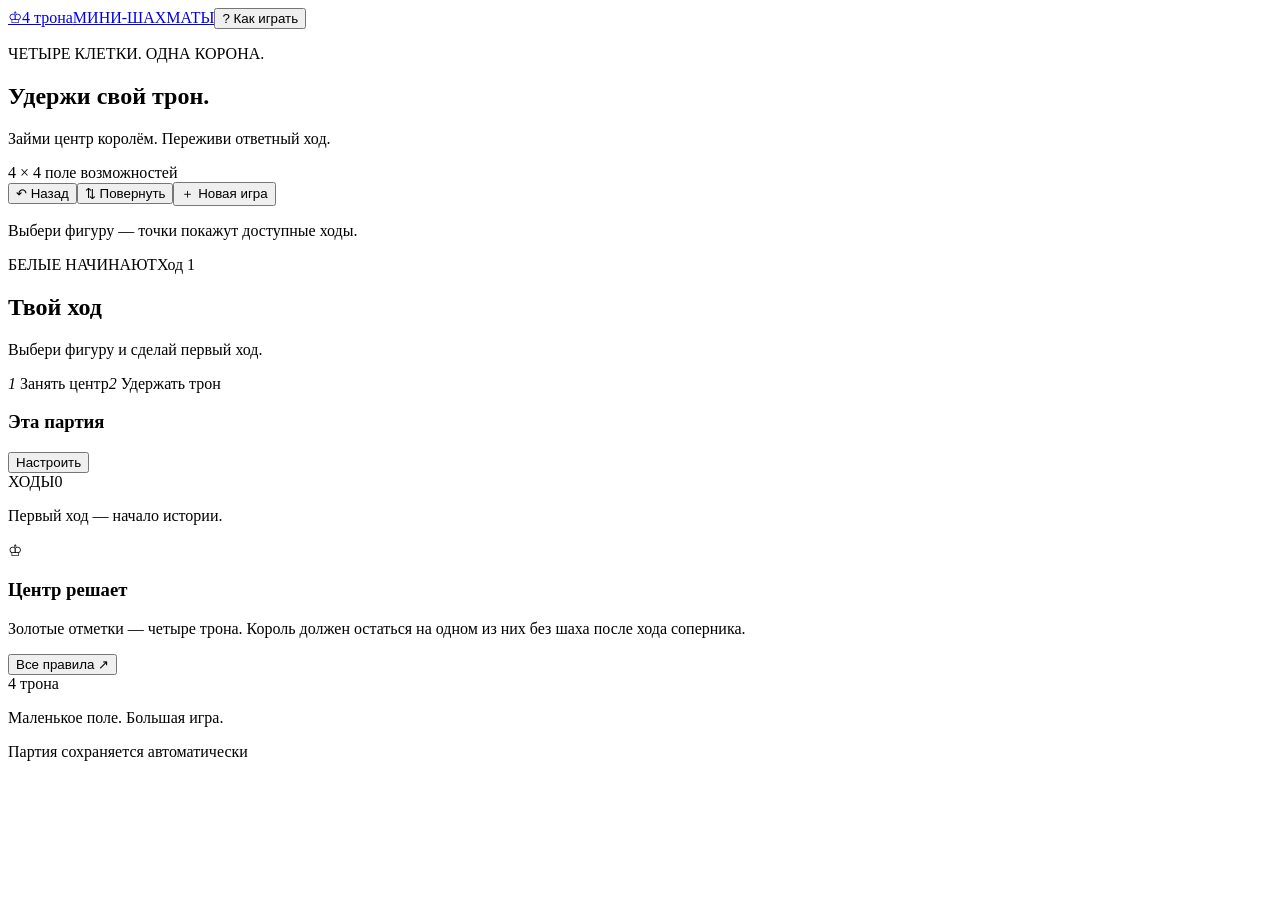
<file: src/template.html>
<!DOCTYPE html>
<html lang="ru">
<head>
  <meta charset="utf-8"><meta name="viewport" content="width=device-width,initial-scale=1">
  <meta name="theme-color" content="#182d2b">
  <meta name="description" content="4 трона — мини-шахматы на поле 4×4. Займите центр королём и удержите его один ход. Играйте с компьютером или вдвоём.">
  <title>4 трона — маленькое поле, большая игра</title>
  <style>/* STYLES */</style>
</head>
<body>
  <header class="header"><a class="brand" href="#" aria-label="4 трона — главная"><span class="brand-icon" aria-hidden="true">♔</span><span>4 трона<span class="brand-note">МИНИ-ШАХМАТЫ</span></span></a><button class="text-button" id="rules-button"><span class="question-mark">?</span> Как играть</button></header>
  <main>
    <section class="intro"><div><p class="eyebrow">ЧЕТЫРЕ КЛЕТКИ. ОДНА КОРОНА.</p><h1>Удержи свой трон.</h1><p class="intro-copy">Займи центр королём. Переживи ответный ход.</p></div><span class="edition">4 × 4 <span>поле возможностей</span></span></section>
    <div class="game-layout">
      <section class="board-column" aria-label="Игровое поле">
        <div class="player-line" id="top-player"></div>
        <div class="board-frame"><div class="rank-labels" aria-hidden="true" id="ranks"></div><div class="board" id="board" role="group" aria-label="Шахматная доска 4 на 4"></div><div class="file-labels" aria-hidden="true" id="files"></div></div>
        <div class="player-line" id="bottom-player"></div>
        <div class="board-tools"><button id="undo" class="tool-button"><span aria-hidden="true">↶</span> Назад</button><button id="flip" class="tool-button"><span aria-hidden="true">⇅</span> Повернуть</button><button id="new-game" class="tool-button new-game"><span aria-hidden="true">＋</span> Новая игра</button></div>
        <p class="board-help" id="board-help">Выбери фигуру — точки покажут доступные ходы.</p>
      </section>
      <aside class="sidebar">
        <section class="status-card" aria-live="polite" aria-atomic="true"><div class="status-top"><span class="status-dot" id="status-dot"></span><span id="status-label">БЕЛЫЕ НАЧИНАЮТ</span><span class="move-number" id="move-number">Ход 1</span></div><h2 id="status-title">Твой ход</h2><p id="status-description">Выбери фигуру и сделай первый ход.</p><div class="throne-track" id="throne-track"><span><i>1</i> Занять центр</span><b></b><span><i>2</i> Удержать трон</span></div><button id="play-again" class="primary-button" hidden>Сыграть ещё</button></section>
        <section class="session-card"><div class="section-heading"><h3>Эта партия</h3><button id="settings" class="small-button">Настроить</button></div><div class="session-meta" id="session-meta"></div><div class="move-heading"><span>ХОДЫ</span><span id="moves-count">0</span></div><div class="move-list" id="move-list" aria-label="История ходов"><p class="empty-history">Первый ход — начало истории.</p></div></section>
        <section class="rule-note"><div class="note-icon" aria-hidden="true">♔</div><div><h3>Центр решает</h3><p>Золотые отметки — четыре трона. Король должен остаться на одном из них без шаха после хода соперника.</p><button id="more-rules" class="inline-button">Все правила <span aria-hidden="true">↗</span></button></div></section>
      </aside>
    </div>
  </main>
  <footer><span>4 трона</span><p>Маленькое поле. Большая игра.</p><span class="save-note" id="save-note">Партия сохраняется автоматически</span></footer>
  <div id="toast" class="toast" role="status" aria-live="polite"></div>
  <dialog id="setup-dialog" aria-labelledby="setup-title"><form id="setup-form"><div class="dialog-top"><p class="eyebrow">НОВАЯ ПАРТИЯ</p><button type="button" data-close="setup-dialog" class="close-button" aria-label="Закрыть">×</button></div><h2 id="setup-title">Пора занять трон.</h2><p class="dialog-subtitle">Восемь фигур. Шестнадцать клеток. Твой ход.</p><label class="field-label" for="mode">С кем играем?</label><select name="mode" id="mode"><option value="bot">Против компьютера</option><option value="local">Вдвоём на одном устройстве</option></select><div id="bot-settings"><label class="field-label" for="color">Твой цвет</label><select name="color" id="color"><option value="w">Белые — первый ход</option><option value="b">Чёрные — второй ход</option></select><label class="field-label" for="level">Сила компьютера</label><select name="level" id="level"><option value="easy">Разминка</option><option value="normal" selected>Соперник</option><option value="hard">Тактик</option></select></div><p class="setup-note" id="setup-note">Текущая партия будет заменена новой.</p><button class="primary-button" type="submit">Начать игру <span aria-hidden="true">→</span></button></form></dialog>
  <dialog id="rules-dialog" aria-labelledby="rules-title"><div class="dialog-top"><p class="eyebrow">ПРАВИЛА ИГРЫ</p><button type="button" data-close="rules-dialog" class="close-button" aria-label="Закрыть">×</button></div><h2 id="rules-title">Как взять трон</h2><ol class="rules-list"><li><strong>Восемь фигур на поле 4×4.</strong><p>У каждого — слон, король, конь и ладья. Все фигуры начинают на крайних горизонталях. Чёрные на a4–d4: слон, конь, король, ладья. Белые на a1–d1: ладья, король, конь, слон. Короли стоят на c4 и b1 рядом с ладьями. Расстановка симметрична при повороте на 180°. Выход в центр возможен с первого хода, но для победы трон нужно удержать. Белые начинают.</p></li><li><strong>Ходы фигур.</strong><p>Король ходит на одну клетку в любом направлении. Ладья ходит и берёт по горизонтали или вертикали, слон — по диагонали, но оба максимум на две клетки. Через фигуры они не перепрыгивают. Конь ходит обычной буквой «Г» и перепрыгивает фигуры. Короли не могут стоять рядом. Нельзя ходить под шах или оставлять своего короля под шахом.</p></li><li><strong>Займи центр и удержи его.</strong><p>Троны — b2, c2, b3, c3. Если в конце твоего хода король стоит на троне, соперник получает один ответный ход. Если после него король всё ещё на той же клетке без шаха — ты победил.</p><p>Шах срывает попытку. Сними шах законным ходом — если король остался в центре, отсчёт начнётся заново. Его можно защитить ходом другой фигуры.</p></li><li><strong>Остались только короли — ничья.</strong><p>Это правило действует сразу, даже если король уже занимает трон.</p></li></ol><details class="extra-rules"><summary>Мат и ничья</summary><p>Мат приносит победу. Пат, троекратное повторение одной позиции с тем же игроком на ходу и состоянием трона, а также 24 полухода без взятия и без нового занятия трона дают ничью. Полуход — один ход любого игрока. Счётчик обнуляется после взятия или хода короля на центральную клетку, в том числе с другого трона. Рокировки нет. Королей не берут.</p></details><button type="button" data-close="rules-dialog" class="primary-button">Понятно, играем</button></dialog>
  <script id="engine-code">/* ENGINE */</script>
  <script>/* APP */</script>
</body>
</html>
</file>
